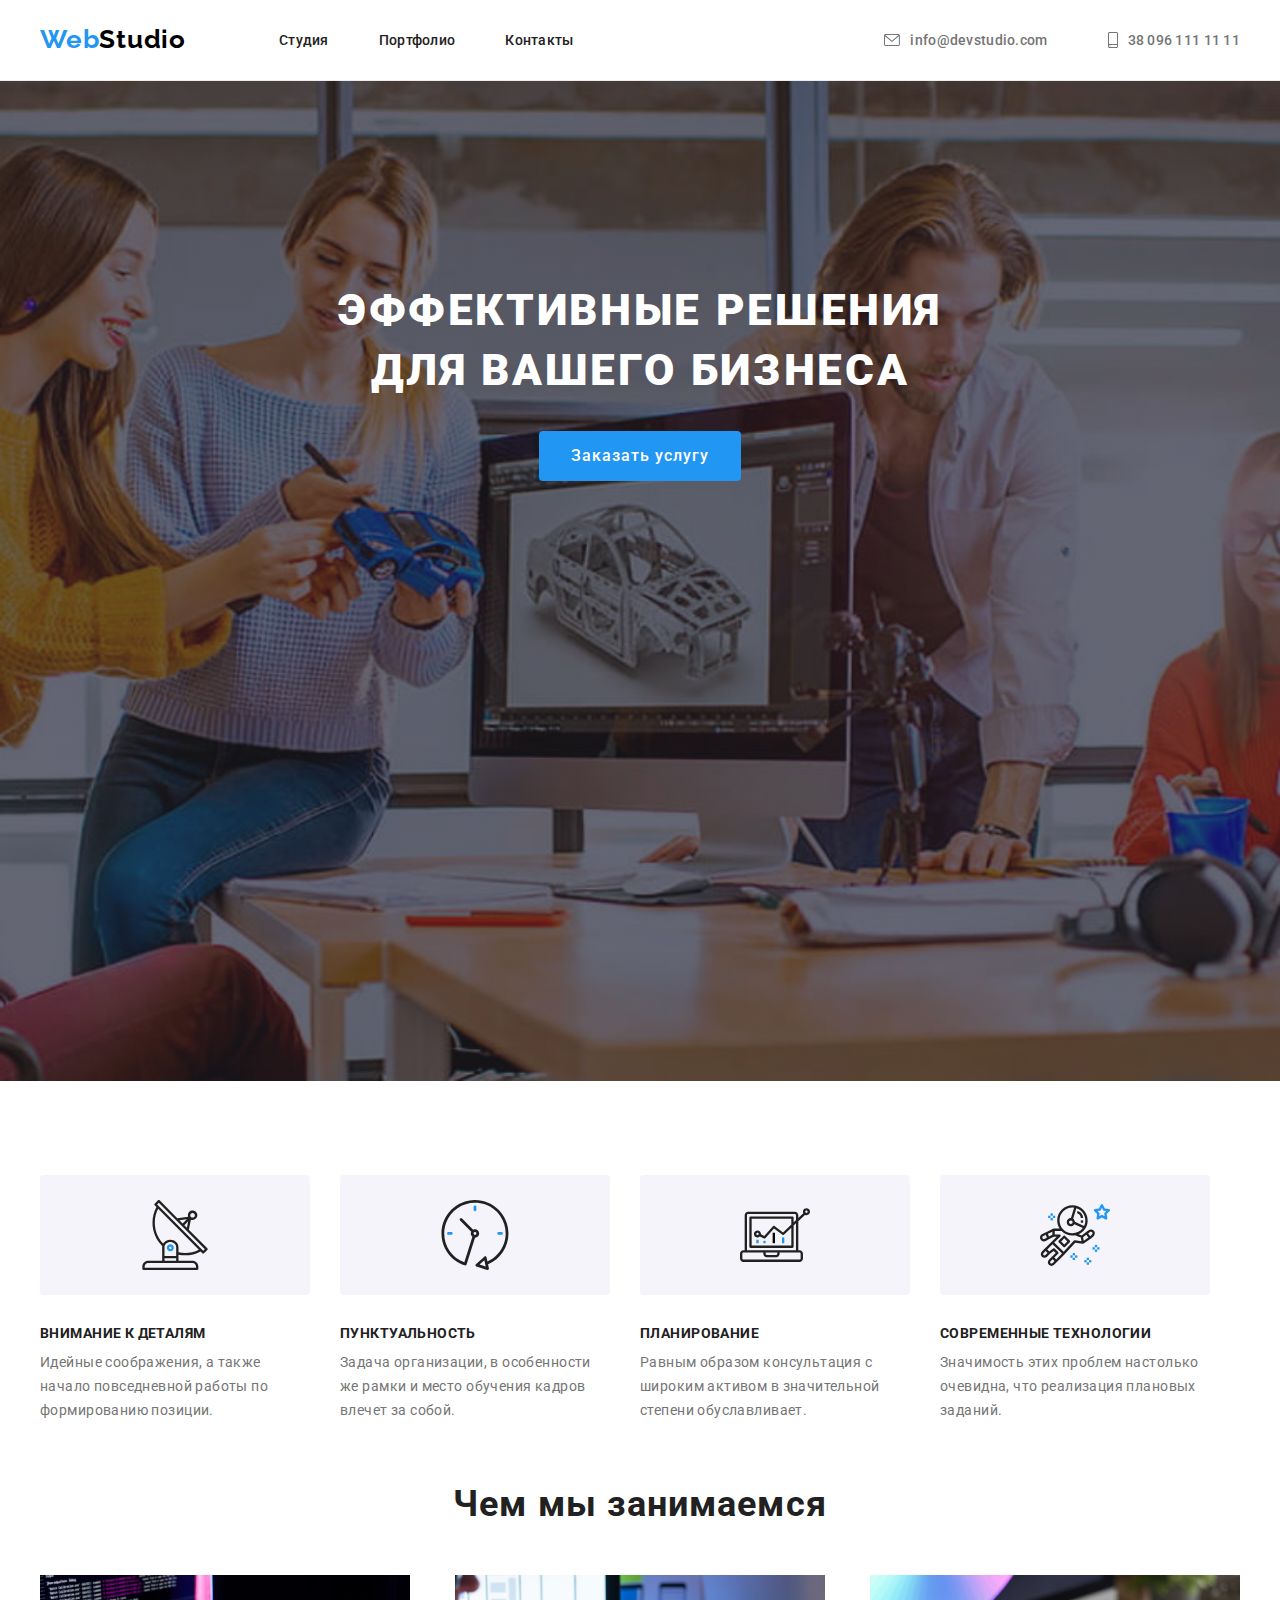
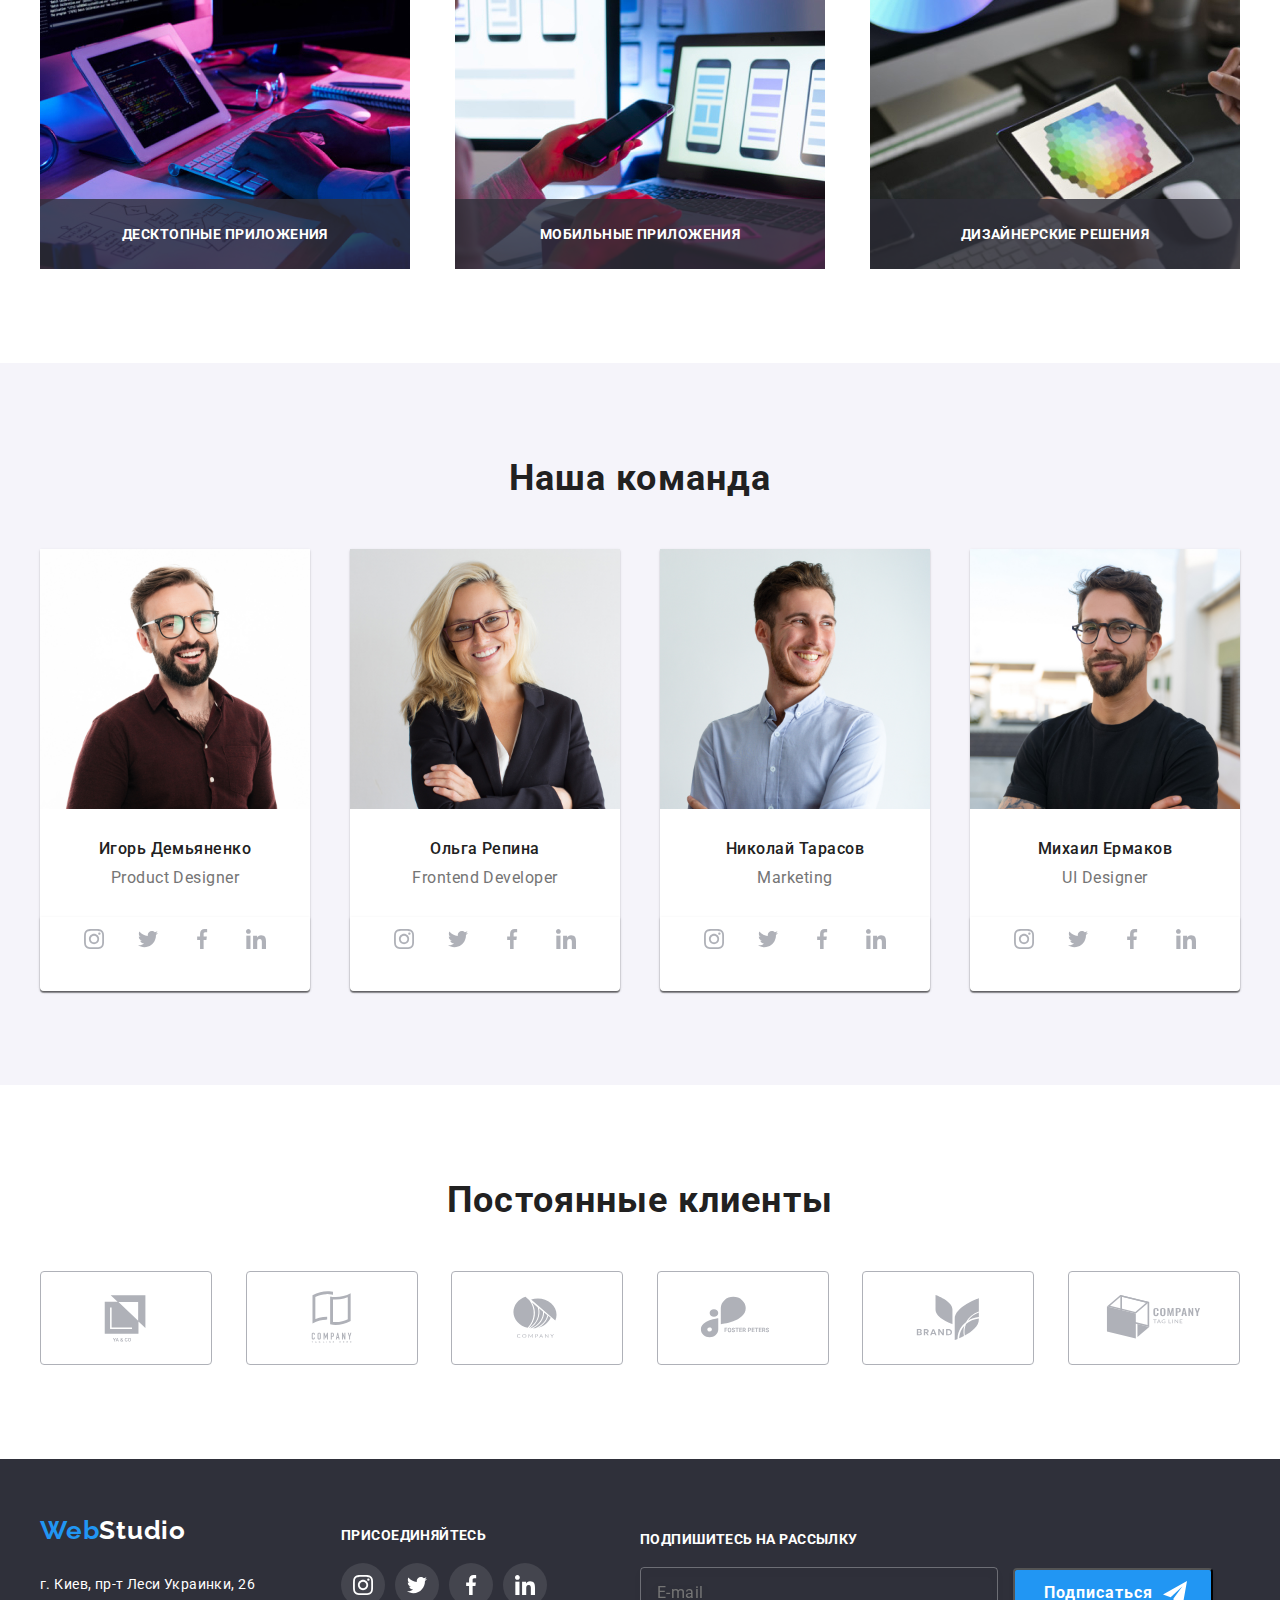
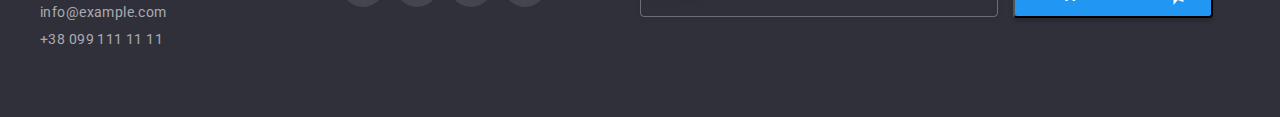
<file: index.html>
<!DOCTYPE html>
<html lang="ru">
<head>
    <meta charset="UTF-8">
    <meta http-equiv="X-UA-Compatible" content="IE=edge">
    <meta name="viewport" content="width=device-width, initial-scale=1.0">
    <title>Document</title>
    <link rel="preconnect" href="https://fonts.googleapis.com">
    <link rel="preconnect" href="https://fonts.gstatic.com" crossorigin>
    <link href="https://fonts.googleapis.com/css2?family=Raleway&family=Roboto:wght@400;500;600;700;900&display=swap"
        rel="stylesheet">
    <link rel="stylesheet" href="https://cdnjs.cloudflare.com/ajax/libs/modern-normalize/1.1.0/modern-normalize.min.css"
        integrity="sha512-wpPYUAdjBVSE4KJnH1VR1HeZfpl1ub8YT/NKx4PuQ5NmX2tKuGu6U/JRp5y+Y8XG2tV+wKQpNHVUX03MfMFn9Q=="
        crossorigin="anonymous" referrerpolicy="no-referrer" />
    <link rel="stylesheet" href="./css/styles.css">
</head>
<body>
<!-- Верхняя линия -->
    <header>
        <div class="container header-container">
        <nav class="nav">
        <a href="./index.html" class="logo-nav">
        Web<span class="logo-color">Studio</span>
        </a>
    <ul class="site-nav">
        <li class="header-item"><a href="./index.html" class="link current">Студия</a></li>
        <li class="header-item"><a href="./portfolio.html" class="link current">Портфолио</a></li>
        <li class="header-item"><a href="#" class="link current">Контакты</a></li>
    </ul>
        </nav>
    <ul class="contacts">
        <li class="contacts-link">
            <a href="mailto:info@devstudio.com" class="links1">
                <svg class="links-icon" width="16" height="12">
                    <use href="./img/symbol-defs.svg#icon-envelopehover"></use>
                </svg>
                info@devstudio.com</a></li>
        <li class="contacts-link">
            <a href="tel:380961111111" class="links1">
                <svg class="links-icon" width="10" height="16" >
                    <use href="./img/symbol-defs.svg#icon-smartphone"></use>
                </svg>
                38 096 111 11 11</a></li>
    </ul>
    </div>
    </header>
    <main>
<!-- Шапка -->
<section class="hero">
<div class="container">
<h1 class="hero-title">Эффективные решения для вашего бизнеса</h1>
<button type="button" class="hero-btnn" data-modal-open><span class="btnn-text">Заказать услугу</span></button>
</div>
</section>
<!--Особенности -->
<section class="section">
    <h2 hidden>Внимание к деталям</h2>
    <div class="container">
    <ul class="peculiarities">
        <li class="peculiarities-list">
            <div class="peculiarities-icon">
            <svg class="icon-antena" width="70" height="70">
                <use href="./img/symbol-defs.svg#icon-antenna-1"></use>
                
            </svg>
            </div>
            <h3 class="section-title">Внимание к деталям</h3>
            <p class="peculiarities-text">Идейные соображения, а также начало повседневной работы по формированию позиции.</p>
        </li>
        <li class="peculiarities-list">
            <div class="peculiarities-icon">
            <svg class="icon-antena" width="70" height="70">
                <use href="./img/symbol-defs.svg#icon-clock-1"></use>
            </svg>
            </div>
            <h3 class="section-title">Пунктуальность</h3>
            <p class="peculiarities-text">Задача организации, в особенности же рамки и место обучения кадров влечет за собой.</p>
        </li>
        <li class="peculiarities-list">
            <div class="peculiarities-icon">
            <svg class="icon-antena" width="70" height="70">
                <use href="./img/symbol-defs.svg#icon-diagram-1"></use>
            </svg>
            </div>
            <h3 class="section-title">Планирование</h3>
            <p class="peculiarities-text">Равным образом консультация с широким активом в значительной степени обуславливает.</p>
        </li>
        <li class="peculiarities-list">
            <div class="peculiarities-icon">
            <svg class="icon-antena" width="70" height="70">
                <use href="./img/symbol-defs.svg#icon-astronaut-1"></use>
            </svg>
            </div>
            <h3 class="section-title">Современные технологии</h3>
            <p class="peculiarities-text">Значимость этих проблем настолько очевидна, что реализация плановых заданий.</p>
        </li>
    </ul>
    </div>
</section>
<!--Чем мы занимаемся -->
<section class="section">
    <div class="container">
    <h2 class="section-box-title">Чем мы занимаемся</h2>
        <ul class="pictures">
        <li>
            <div class="pictures-thumb">
             <img src="./img/box1.jpg" alt="Foto1" width="370" height="294">
                <div class="pictures-text">
                    <span class="pictures-title">Десктопные приложения</span>
                </div>
            </div>
         </li>
        <li>
            <div class="pictures-thumb">
                <img src="./img/box2.jpg" alt="Foto2" width="370" height="294">
                    <div class="pictures-text">
                <span class="pictures-title">Мобильные приложения</span>
                    </div>
            </div>
        </li>
        <li>
            <div class="pictures-thumb">
                <img src="./img/box3.jpg" alt="Foto3" width="370" height="294">
                <div class="pictures-text"> 
                    <span class="pictures-title">Дизайнерские решения</span>
                 </div>           
            </div>
        </li>
    </ul>
    </div>
</section>
<!--Наша команда -->
<section class="section-item">
    <div class="container">
    <h2 class="section-box-title">Наша команда</h2>
        <ul class="item">
        <li  class="item-list">
            <img  class="card-img" src="./img/igor.jpg" alt="Igor" width="270" height="260" >
            <div class="card-info"> 
            <h3 class="card-name">Игорь Демьяненко</h3>
            <p class="card-text" lang="en">Product Designer</p>
            </div>
            <ul class="item-list social-list list">
                <li class="social-item">
                    <a href="" class="social-link">
                        <svg class="social-icon">
                            <use href="./img/symbol-defs.svg#icon-instagram-2"></use>
                        </svg>
                    </a>
                </li>
                <li class="social-item">
                    <a href="" class="social-link">
                    <svg class="social-icon">
                        <use href="./img/symbol-defs.svg#icon-twitter"></use>
                        </svg>
                        </a>
                </li>
                <li class="social-item">
                    <a href="" class="social-link">
                    <svg class="social-icon">
                        <use href="./img/symbol-defs.svg#icon-facebook-1"></use>
                    </svg>
                    </a>
                </li>
                <li class="social-item">
                    <a href="" class="social-link">
                        <svg class="social-icon">
                            <use href="./img/symbol-defs.svg#icon-linkedin-1"></use>
                        </svg>
                    </a>
                </li>
            </ul>
        </li>
        <li class="item-list">
            <img class="card-img" src="./img/olga.jpg" alt="Olga" width="270" height="260">
            <div class="card-info">
            <h3 class="card-name">Ольга Репина</h3>
            <p class="card-text" lang="en">Frontend Developer</p>
            </div>
            <ul class="item-list social-list list">
                <li class="social-item">
                    <a href="" class="social-link">
                        <svg class="social-icon">
                            <use href="./img/symbol-defs.svg#icon-instagram-2"></use>
                        </svg>
                    </a>
                </li>
                <li class="social-item">
                    <a href="" class="social-link">
                        <svg class="social-icon">
                            <use href="./img/symbol-defs.svg#icon-twitter"></use>
                        </svg>
                    </a>
                </li>
                <li class="social-item">
                    <a href="" class="social-link">
                        <svg class="social-icon">
                            <use href="./img/symbol-defs.svg#icon-facebook-1"></use>
                        </svg>
                    </a>
                </li>
                <li class="social-item">
                    <a href="" class="social-link">
                        <svg class="social-icon">
                            <use href="./img/symbol-defs.svg#icon-linkedin-1"></use>
                        </svg>
                    </a>
                </li>
            </ul>
        </li>
        <li class="item-list">
            <img class="card-img" src="./img/nikolay.jpg" alt="Nikolay" width="270" height="260">
            <div class="card-info">
            <h3 class="card-name">Николай Тарасов</h3>
            <p class="card-text" lang="en">Marketing</p>
            </div>
            <ul class="item-list social-list list">
                <li class="social-item">
                    <a href="" class="social-link">
                        <svg class="social-icon">
                            <use href="./img/symbol-defs.svg#icon-instagram-2"></use>
                        </svg>
                    </a>
                </li>
                <li class="social-item">
                    <a href="" class="social-link">
                        <svg class="social-icon">
                            <use href="./img/symbol-defs.svg#icon-twitter"></use>
                        </svg>
                    </a>
                </li>
                <li class="social-item">
                    <a href="" class="social-link">
                        <svg class="social-icon">
                            <use href="./img/symbol-defs.svg#icon-facebook-1"></use>
                        </svg>
                    </a>
                </li>
                <li class="social-item">
                    <a href="" class="social-link">
                        <svg class="social-icon">
                            <use href="./img/symbol-defs.svg#icon-linkedin-1"></use>
                        </svg>
                    </a>
                </li>
            </ul>
        </li>
        <li class="item-list">
            <img class="card-img" src="./img/mikhail.jpg" alt="Michail" width="270" height="260">
            <div class="card-info">
            <h3 class="card-name">Михаил Ермаков</h3>
            <p class="card-text" lang="en">UI Designer</p>
            </div>
            <ul class="item-list social-list list">
                <li class="social-item">
                    <a href="" class="social-link">
                        <svg class="social-icon">
                            <use href="./img/symbol-defs.svg#icon-instagram-2"></use>
                        </svg>
                    </a>
                </li>
                <li class="social-item">
                    <a href="" class="social-link">
                        <svg class="social-icon">
                            <use href="./img/symbol-defs.svg#icon-twitter"></use>
                        </svg>
                    </a>
                </li>
                <li class="social-item">
                    <a href="" class="social-link">
                        <svg class="social-icon">
                            <use href="./img/symbol-defs.svg#icon-facebook-1"></use>
                        </svg>
                    </a>
                </li>
                <li class="social-item">
                    <a href="" class="social-link">
                        <svg class="social-icon">
                            <use href="./img/symbol-defs.svg#icon-linkedin-1"></use>
                        </svg>
                    </a>
                </li>
            </ul>
        </li>
    </ul>
    </div>
</section>
<!-- Постоянные Клиенты -->
<section class="clients">
    <div class="container">
        <h2 class="section-box-title">Постоянные клиенты</h2>
        <ul class="clients-box">
            <li class="clients-list">
                <div class="clients-icon">
            <svg width="106px" height="60px">
                <use href="./img/symbol-defs.svg#icon-Logo1"></use>
            </svg>
            </div>
            </li>
            <li class="clients-list">
                <div class="clients-icon">
        <svg width="106px" height="60px">
            <use href="./img/symbol-defs.svg#icon-Logo2"></use>
        </svg >
        </div>
            </li>
            <li class="clients-list">
                <div class="clients-icon">
                <svg width="106px" height="60px">
                    <use href="./img/symbol-defs.svg#icon-Logo3"></use>
                </svg>
                </div>
            </li>
            <li class="clients-list">
                <div class="clients-icon">
                <svg width="106px" height="60px">
                    <use href="./img/symbol-defs.svg#icon-Logo4"></use>
                </svg>
                </div>
            </li>
            <li class="clients-list">
                <div class="clients-icon">
                <svg width="106px" height="60px">
                    <use href="./img/symbol-defs.svg#icon-Logo5"></use>
                </svg>
                </div>
            </li>
            <li class="clients-list">
                <div class="clients-icon">
                <svg width="106px" height="60px">
                    <use href="./img/symbol-defs.svg#icon-Logo6"></use>
                </svg>
                </div>
            </li>
        </ul>

    </div>

</section>
</main>
<!--Подвал -->
<footer class="footer">
    <div class="wrap-footer">
        <div class="container wrap-footer-container">
            <div class="footer-left-box">
                <a href="./index.html" class="logo">
                    Web<span class="logo-color-white">Studio</span>
                </a>
                <address>
                    <ul class="footer-text">
                        <li class="footer-list">
                            <a class="color-maps" href="https://goo.gl/maps/3YUpATW3BzN7FQ4z7" target="_blank"
                                rel="noreferrer noopener">г. Киев, пр-т Леси Украинки, 26</a>
                        </li>
                        <li class="footer-list">
                            <a class="color-contacts" href="mailto:=info@example.com">info@example.com</a>
                        </li>
                        <li class="footer-list">
                            <a class="color-contacts" href="tel:+380991111111">+38 099 111 11 11</a>
                        </li>
                    </ul>
                </address>
            </div>
            <section class="social-section">
                <div class="social-container">
                    <h2 class="footer-social-title">присоединяйтесь </h2>
                    <ul class="footer-social-box">
                        <li>
                            <a href="" class="footer-social-link">
                                <svg width="20" height="20">
                                    <use href="./img/symbol-defs.svg#icon-instagram-2"></use>
                                </svg>
                            </a>
                        </li>
                        <li>
                            <a href="" class="footer-social-link">
                                <svg width="20" height="20">
                                    <use href="./img/symbol-defs.svg#icon-twitter"></use>
                                </svg>
                            </a>
                        </li>
                        <li>
                            <a href="" class="footer-social-link">
                                <svg width="20" height="20">
                                    <use href="./img/symbol-defs.svg#icon-facebook-1"></use>
                                </svg>
                            </a>
                        </li>
                        <li>
                            <a href="" class="footer-social-link">
                                <svg width="20" height="20">
                                    <use href="./img/symbol-defs.svg#icon-linkedin-1"></use>
                                </svg>
                            </a>
                        </li>
                    </ul>
                    </div>
                    </section>
                    <div class="footer-form">
                        <h2 class="footer-social-title">Подпишитесь на рассылку</h2>
                        <form action="#" class="form-email">
                            <input type="email" 
                            name="email" 
                            class="form-input" 
                            placeholder="E-mail">
                            <button type="submit" class="footer-btn"><span class="btn-footer-text">Подписаться</span></button>
                        </form>
                    </div>
                    </div>
                    </div>
</footer>
<div class="backdrop is-hidden" data-modal>
    <div class="modal">
        <button type="button" class="btn-close" data-modal-close>
            <svg class="btn-svg" width="30" height="30">
                <use href="./img/symboldefs2.svg#icon-close"></use>
            </svg>
        </button>
        <form action="#" class="form-modal">
            <p class="modal-title">Оставьте свои данные, мы вам перезвоним</p>
            <div class="form-username">
                <label for="username" class="input-label">Имя</label>
                <span class="input-wrapper">
                <input type="text"
                name="username"
                id="username" 
                class="modal-input">
                <svg class="input-icon" width="18" height="18">
                    <use href="./img/symboldefs2.svg#icon-username"></use>
                </svg>
                </span>
            </div>
            <div class="form-username">
                <label for="user-tel" class="input-label">Телефон</label>
                <span class="input-wrapper">
                    <input type="tel"
                    name="user-tel" 
                    id="user-tel" 
                    class="modal-input">
                    <svg class="input-icon" width="18" height="18">
                        <use href="./img/symboldefs2.svg#icon-phone"></use>
                    </svg>
                </span>
            </div>
            <div class="form-username">
                <label for="user-email" class="input-label">Почта</label>
                <span class="input-wrapper">
                    <input type="email" 
                    name="user-email"
                    id="user-email" 
                    class="modal-input">
                    <svg class="input-icon" width="18" height="18">
                        <use href="./img/symboldefs2.svg#icon-email"></use>
                    </svg>
                </span>
            </div>
            <div class="form-username">
                <label for="user-comment" class="input-label">Комментарий</label>
                <textarea name="user-comment" 
                id="user-comment"
                class="modal-user-comment" 
                placeholder="Введите текст"></textarea>
            </div>
            <input type="checkbox" 
                    id="modal-checkbox" 
                    class="modal-checkbox visually-hidden">
            <label for="modal-checkbox" class="check-text">
                <span>
                    <svg class="check-icon" width="16" height="15">
                        <use href="./img/symboldefs2.svg#icon-check"></use>
                    </svg>
                </span>
                Соглашаюсь с рассылкой и принимаю&#160;
                <a href="#" class="check-text-line">Условия договора</a> 
            </label>
            <button type="submit" class="modal-btn">
                <span class="modal-btn-text">Отправить</span>
            </button>
        </form>
    </div>
</div>
<script src="./js/modal.js"></script>
</body>
</html>
</file>
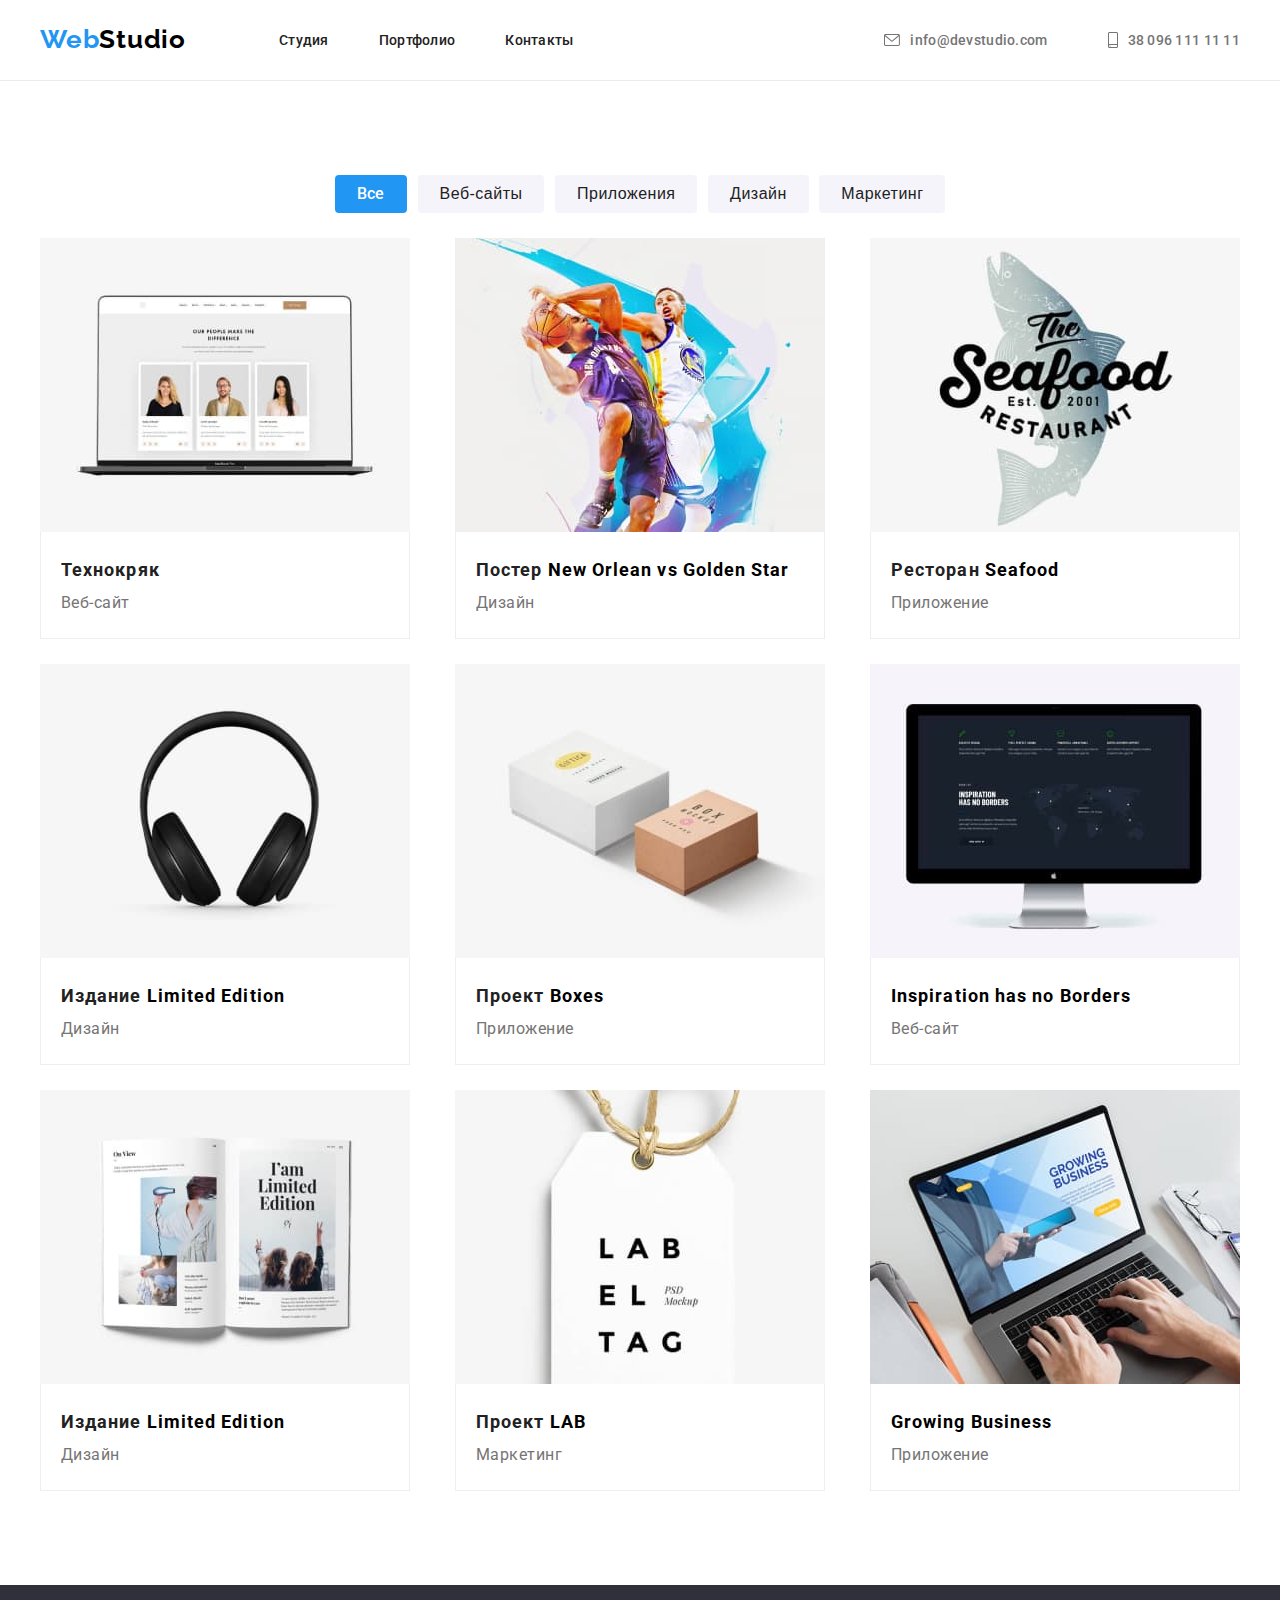
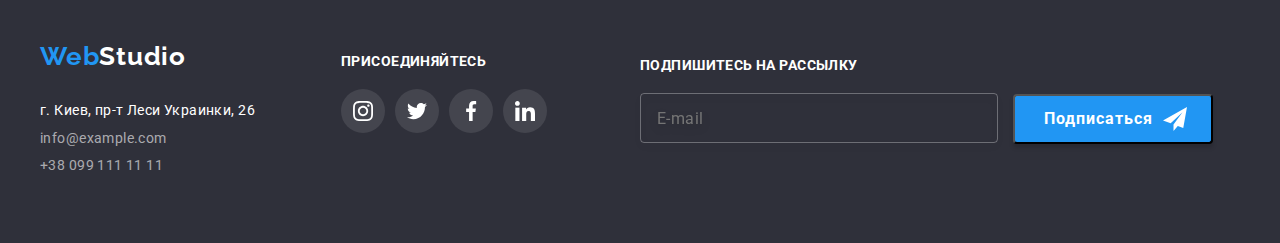
<file: portfolio.html>
<!DOCTYPE html>
<html lang="ru">
<head>
    <meta charset="UTF-8">
    <meta http-equiv="X-UA-Compatible" content="IE=edge">
    <meta name="viewport" content="width=device-width, initial-scale=1.0">
    <title>Document</title>
    <link rel="preconnect" href="https://fonts.googleapis.com">
    <link rel="preconnect" href="https://fonts.gstatic.com" crossorigin>
    <link href="https://fonts.googleapis.com/css2?family=Raleway:wght@400;700&&family=Roboto:wght@400;500;600;700;900&display=swap"
        rel="stylesheet">
        <link rel="stylesheet" href="https://cdnjs.cloudflare.com/ajax/libs/modern-normalize/1.1.0/modern-normalize.min.css"
            integrity="sha512-wpPYUAdjBVSE4KJnH1VR1HeZfpl1ub8YT/NKx4PuQ5NmX2tKuGu6U/JRp5y+Y8XG2tV+wKQpNHVUX03MfMFn9Q=="
            crossorigin="anonymous" referrerpolicy="no-referrer" />
    
    <link rel="stylesheet" href="./css/styles.css">
</head>
<body>
    <!-- Верхняя линия -->
    <header>
        <div class="container header-container">
            <nav class="nav">
                <a href="./index.html" class="logo-nav">Web<span class="logo-color">Studio</span>
                </a>
                <ul class="site-nav">
                    <li class="header-item"><a href="./index.html" class="link current">Студия</a></li>
                    <li class="header-item"><a href="./portfolio.html" class="link current">Портфолио</a></li>
                    <li><a href="#" class="link current">Контакты</a></li>
                </ul>
            </nav>
            <div class="header-contacts">
            <ul class="contacts">
                <li class="contacts-link"><a href="mailto:info@devstudio.com" class="links1">
                    <svg class="links-icon" width="16" height="12">
                        <use href="./img/symbol-defs.svg#icon-envelopehover"></use>
                    </svg>
                    info@devstudio.com</a></li>
                <li class="contacts-link"><a href="tel:380961111111" class="links1">
                    <svg class="links-icon" width="10" height="16">
                        <use href="./img/symbol-defs.svg#icon-smartphone"></use>
                    </svg>
                    38 096 111 11 11</a></li>
            </ul>
            </div>
        </div>
    </header>
    <main>
        <!-- Кнопки -->
        <section>
            <h1 hidden>наши работы</h1>
            <div class="container">
            <ul class="filters">
    <li><button type="button" class="hero-btn">Все</button></li>
    <li><button type="button" class="btn-web">Веб-сайты</button></li>
    <li><button type="button" class="btn-web">Приложения</button></li>
    <li><button type="button" class="btn-web">Дизайн</button></li>
    <li><button type="button" class="btn-web">Маркетинг</button></li>
</ul>
</div>
</section>
<!-- Галерея -->
<section>
<div class="container">
    <h2 hidden>Галерея</h2>
<ul class="gallery">
    <div class="icon">
            <div class="overlay">
                <img src="./img/foto1.jpg" alt="foto1" width="370" height="294">
                        <p class="overlay-text">
                            Технокряк это современная площадка распространения коронавируса. Компании используют эту платформу для цифрового
                                шпионажа и атак на защищённые сервера конкурентов.
                        </p>
            </div>
                <div class="icon-info">
            <h3 class="icon-name">Технокряк</h3>
            <p class="icon-text">Веб-сайт</p>
                </div>
    </div>
    </li>
    <li class="icon">
            <div class="overlay">
        <img src="./img/foto2.jpg" alt="foto2" width="370" height="294">
                        <p class="overlay-text">
                            Технокряк это современная площадка распространения коронавируса. Компании используют эту платформу для цифрового
                                 шпионажа и атак на защищённые сервера конкурентов.
                        </p>
            </div>
                <div class="icon-info">
            <h3 class="icon-name"> Постер <span lang="en"> New Orlean vs Golden Star </span></h3>
            <p class="icon-text">Дизайн</p>
                </div>
    </li>
    <li class="icon">
        <div class="overlay">
        <img src="./img/foto3.jpg" alt="foto3" width="370" height="294">
        <p class="overlay-text">
            Технокряк это современная площадка распространения коронавируса. Компании используют эту платформу для цифрового
            шпионажа и атак на защищённые сервера конкурентов.
        </p>
        </div>
        <div class="icon-info">
            <h3 class="icon-name"> Ресторан <span lang="en"> Seafood</span></h3>
            <p class="icon-text">Приложение</p>
        </div>
    </li>
    <li class="icon">
        <div class="overlay">
        <img src="./img/foto4.jpg" alt="foto4" width="370" height="294">
        <p class="overlay-text">
            Технокряк это современная площадка распространения коронавируса. Компании используют эту платформу для цифрового
            шпионажа и атак на защищённые сервера конкурентов.
        </p>
        </div>
        <div class="icon-info">
            <h3 class="icon-name"> Издание <span lang="en"> Limited Edition </span></h3>
            <p class="icon-text">Дизайн</p>
        </div>
    </li>
    <li class="icon">
        <div class="overlay">
        <img src="./img/foto5.jpg" alt="foto5" width="370" height="294">
        <p class="overlay-text">
            Технокряк это современная площадка распространения коронавируса. Компании используют эту платформу для цифрового
            шпионажа и атак на защищённые сервера конкурентов.
        </p>
        </div>
        <div class="icon-info">
            <h3 class="icon-name"> Проект <span lang="en"> Boxes </span></h3>
            <p class="icon-text">Приложение</p>
        </div>
    </li>
    <li class="icon">
        <div class="overlay">
        <img src="./img/foto6.jpg" alt="foto6" width="370" height="294">
        <p class="overlay-text">
            Технокряк это современная площадка распространения коронавируса. Компании используют эту платформу для цифрового
            шпионажа и атак на защищённые сервера конкурентов.
        </p>
        </div>
        <div class="icon-info">
            <h3 class="icon-name"><span lang="en">Inspiration has no Borders</span></h3>
            <p class="icon-text">Веб-сайт</p>
        </div>
    </li>
    <li class="icon">
        <div class="overlay">
        <img src="./img/foto7.jpg" alt="foto7" width="370" height="294">
        <p class="overlay-text">
            Технокряк это современная площадка распространения коронавируса. Компании используют эту платформу для цифрового
            шпионажа и атак на защищённые сервера конкурентов.
        </p>
        </div>
        <div class="icon-info">
            <h3 class="icon-name"> Издание <span lang="en"> Limited Edition </span></h3>
            <p class="icon-text">Дизайн</p>
        </div>
    </li>
    <li class="icon">
        <div class="overlay">
        <img src="./img/foto8.jpg" alt="foto8" width="370" height="294">
        <p class="overlay-text">
            Технокряк это современная площадка распространения коронавируса. Компании используют эту платформу для цифрового
            шпионажа и атак на защищённые сервера конкурентов.
        </p>
        </div>
        <div class="icon-info">
            <h3 class="icon-name"> Проект  <span lang="en"> LAB </span></h3>
            <p class="icon-text">Маркетинг</p>
        </div>
    </li>
    <li class="icon">
        <div class="overlay">
        <img src="./img/foto9.jpg" alt="foto9" width="370" height="294">
        <p class="overlay-text">
            Технокряк это современная площадка распространения коронавируса. Компании используют эту платформу для цифрового
            шпионажа и атак на защищённые сервера конкурентов.
        </p>
        </div>
        <div class="icon-info">
            <h3 class="icon-name"><span lang="en"> Growing Business </span></h3>
            <p class="icon-text">Приложение</p>
        </div>
    </li>
    </ul>
</div>
</section>
</main>
<!--Подвал -->
<footer class="footer">
    <div class="wrap-footer">
    <div class="container wrap-footer-container">
        <div class="footer-left-box">
        <a href="./index.html" class="logo">
            Web<span class="logo-color-white">Studio</span>
        </a>
        <address>
            <ul class="footer-text">
                <li class="footer-list">
                    <a class="color-maps" href="https://goo.gl/maps/3YUpATW3BzN7FQ4z7" target="_blank"
                        rel="noreferrer noopener">г. Киев, пр-т Леси Украинки, 26</a>
                </li>
                <li class="footer-list">
                    <a class="color-contacts" href="mailto:=info@example.com">info@example.com</a>
                </li>
                <li class="footer-list">
                    <a class="color-contacts" href="tel:+380991111111">+38 099 111 11 11</a>
                </li>
            </ul>
            </address>
            </div>
            <section class="social-section">
                <div class="social-container">
                <h2 class="footer-social-title">присоединяйтесь </h2>
                <ul class="footer-social-box">
                        <li>
                        <a href="" class="footer-social-link">
                            <svg width="20" height="20">
                                <use href="./img/symbol-defs.svg#icon-instagram-2"></use>
                            </svg>
                        </a>
                    </li>
                    <li>
                        <a href="" class="footer-social-link">
                            <svg width="20" height="20">
                                <use href="./img/symbol-defs.svg#icon-twitter"></use>
                            </svg>
                        </a>
                    </li>
                    <li>
                        <a href="" class="footer-social-link">
                            <svg width="20" height="20">
                                <use href="./img/symbol-defs.svg#icon-facebook-1"></use>
                            </svg>
                        </a>
                    </li>
                    <li>
                        <a href="" class="footer-social-link">
                            <svg width="20" height="20">
                                <use href="./img/symbol-defs.svg#icon-linkedin-1"></use>
                            </svg>
                        </a>
                    </li>
            </ul>
            </section>
            
        <div class="footer-form">
            <h2 class="footer-social-title">Подпишитесь на рассылку</h2>
            <form action="#" class="form-email">
                <input type="email" name="email" class="form-input" placeholder="E-mail">
                <button type="submit" class="footer-btn"><span class="btn-footer-text">Подписаться</span></button>
            </form>
            </div>
        </div>
    </div>
</footer>


</body>
</html>
</file>
<file: css/styles.css>
:root {
    --primary-title-color: #212121;
    --secondary-title-color: #757575;
    --active-color: #2196f3;
    --background-btn-color: #f5f4fa;
    --btn-color: #ffffff;
}

body,
main {
    margin: auto;
    background-color: var(--btn-color);
    color: var(--secondary-title-color);
    font-family: 'Roboto', sans-serif;
    font-style: normal;
    font-size: 14px;
    display: block;
}

.logo {
    font-family: 'Raleway', sans-serif;
    display: flex;
    align-items: center;
    margin-bottom: 25px;
    margin-right: 93px;
    font-style: normal;
    font-weight: 700;
    font-size: 26px;
    line-height: 1.2;
    letter-spacing: 0.03em;
    color: var(--active-color);
}

.logo-nav {
    font-family: 'Raleway', sans-serif;
    display: flex;
    align-items: center;
    margin-top: 24px;
    margin-bottom: 25px;
    margin-right: 93px;
    font-style: normal;
    font-weight: 700;
    font-size: 26px;
    line-height: 1.2;
    letter-spacing: 0.03em;
    color: var(--active-color);
}
.logo-color-white {
    color: var(--btn-color);
}

header {
    border-bottom: 1px solid #ececec;
}

.section {
    padding-bottom: 94px;
}

.gallery-icon {
    width: 1200px;
    margin: 0 auto;
    padding: 0 15px;
    box-sizing: border-box;
}

.container {
    width: 1200px;
    margin: 0 auto;
    box-sizing: border-box;
}
.visually-hidden {
    position: absolute;
    width: 1px;
    height: 1px;
    margin: -1px;
    padding: 0;
    overflow: hidden;
    border: 0;
    clip: rect(0 0 0 0);
}
header .container {
    margin-left: auto;
    display: flex;
    justify-content: space-between;
}

ul {
    list-style: none;
    margin: 0;
    padding-left: 0;
}
li {
    display: block;
}
span {
    color: #000000;
}

img {
    display: block;
}

a {
    text-decoration: none;
}

h1,
h2,
h3,
h4,
h5,
h6 {
    margin: 0;
    padding: 0;
}

p {
    margin: 0;
    padding: 0;
}

.nav,
.contacts,
.site-nav,
.filters {
    display: flex;
}
/* ---------ВЕРХНЯЯ ЛИНИЯ---------- */
.contacts-link {
    color: var(--secondary-title-color);
}
.link {
    position: relative;
    display: flex;
    font-weight: 500;
    font-size: 14px;
    line-height: 16px;
    letter-spacing: 0.02em;
    padding: 32px 0;
    color: var(--primary-title-color);
    transition-property: color;
    transition-duration: 250ms;
    transition-timing-function: cubic-bezier(0.4, 0, 0.2, 1);
}

.links1 {
    display: flex;
    align-items: center;
    font-weight: 500;
    font-size: 14px;
    line-height: 16px;
    letter-spacing: 0.02em;
    padding: 32px 0;
    color: var(--secondary-title-color);
    fill: currentColor;
    transition-property: var(--btn-color);
    transition-duration: 250ms;
    transition-timing-function: cubic-bezier(0.4, 0, 0.2, 1);
}
.links-icon {
    margin: 0 10px;
}

.links1:hover,
.links1:focus {
    color: var(--active-color);
}

.filters {
    width: 611px;
    padding-top: 94px;
    justify-content: space-between;
    align-items: center;
    margin: auto;
}
.contacts-link:not(:last-child) {
    display: flex;
    align-items: center;
    margin-right: 50px;
    color: var(--secondary-title-color);
}
.site-nav {
    margin-right: 50px;
}

.header-contacts {
    display: flex;
}
.header-item:not(:last-child) {
    margin-right: 50px;
}
.site-nav .link:hover,
.site-nav .link:focus {
    color: var(--active-color);
}

.link:not(:last-child) {
    color: var(--secondary-title-color);
}
.contacts .link:hover,
.contacts .link:focus {
    color: var(--active-color);
}
.current::after {
    content: '';
    position: absolute;
    width: 100%;
    height: 4px;
    border-radius: 2px;
    background: #2196f3;
    display: block;
    bottom: -1px;
    opacity: 0;
    transform: scaleX(0);
    transition: transform 250ms cubic-bezier(0.4, 0, 0.2, 1);
}

.current:hover::after,
.current:focus::after {
    opacity: 1;
    transform: scaleX(1);
}
/* ------------ШАПКА------------ */
.hero {
    max-width: 1600px;
    height: 600px;
    background-image: linear-gradient(
            to right,
            rgba(47, 48, 58, 0.4),
            rgba(47, 48, 58, 0.4)
        ),
        url(../img/hero.jpg);
    background-size: cover;
    background-repeat: no-repeat;
    background-position: center;
    padding: 200px 0;
    text-align: center;
    margin-right: auto;
    margin-left: auto;
    margin-bottom: 94px;
}

.hero-title {
    font-weight: 900;
    font-size: 44px;
    line-height: 1.36;
    text-align: center;
    letter-spacing: 0.06em;
    text-transform: uppercase;
    color: var(--btn-color);
    margin: 0 auto;
    margin-bottom: 30px;
    max-width: 696px;
    display: block;
}

.hero-btnn {
    font-family: inherit;
    font-weight: 500;
    background-color: var(--active-color);
    border-radius: 4px;
    cursor: pointer;
    border: none;
    padding: 10px 32px;
    text-align: center;
    transition-property: var(--background-btn-color);
    transition-duration: 250ms;
    transition-timing-function: cubic-bezier(0.4, 0, 0.2, 1);
}
.hero-btnn:hover,
.hero-btnn:focus {
    background-color: #188ce8;
}
.btnn-text {
    font-size: 16px;
    line-height: 1.87;
    letter-spacing: 0.06em;
    color: var(--btn-color);
}
.hero-btn {
    font-family: inherit;
    font-weight: 500;
    background-color: var(--active-color);
    color: var(--btn-color);
    font-size: 16px;
    line-height: 1.62;
    border-radius: 4px;
    letter-spacing: 0.03em;
    cursor: pointer;
    border: none;
    padding: 6px 22px;
    transition-property: box-shadow;
    transition-duration: 250ms;
    transition-timing-function: cubic-bezier(0.4, 0, 0.2, 1);
}
.hero-btn:hover,
.hero-btn:focus {
    box-shadow: 0px 3px 1px rgba(0, 0, 0, 0.1), 0px 1px 2px rgba(0, 0, 0, 0.08),
        0px 2px 2px rgba(0, 0, 0, 0.12);
}

.btn-web {
    font-weight: 500;
    background-color: var(--background-btn-color);
    color: var(--primary-title-color);
    border-radius: 4px;
    font-size: 16px;
    line-height: 1.62;
    letter-spacing: 0.03em;
    cursor: pointer;
    border: none;
    padding: 6px 22px;
    transition-property: var(--background-btn-color);
    transition-duration: 250ms;
    transition-timing-function: cubic-bezier(0.4, 0, 0.2, 1);
}

/* ---------КНОПКИ------------ */
.btn-web:hover,
.btn-web:focus {
    box-shadow: 0px 3px 1px rgba(0, 0, 0, 0.1), 0px 1px 2px rgba(0, 0, 0, 0.08),
        0px 2px 2px rgba(0, 0, 0, 0.12);
    background-color: #2196f3;
    color: var(--btn-color);
}
/* ---------ОСОБЕННОСТИ---------- */
.peculiarities {
    display: flex;
    justify-content: space-between;
    margin: 0;
    padding: 0;
}

.peculiarities-list {
    width: 270px;
    height: 120px;
    background: #f5f4fa;
    border-radius: 4px;
    margin-right: 30px;
}
.peculiarities-icon {
    display: flex;
    justify-content: center;
    align-items: center;
    padding: 25px 0;
}
.icon-antena {
    align-items: center;
}

.section-title {
    font-family: inherit;
    font-weight: 700;
    font-size: 14px;
    line-height: 16px;
    color: var(--primary-title-color);
    letter-spacing: 0.03em;
    text-transform: uppercase;
    margin-top: 30px;
    margin-bottom: 10px;
    width: 270px;
}

.peculiarities-text {
    font-size: 14px;
    line-height: 1.71;
    letter-spacing: 0.03em;
    color: var(--secondary-title-color);
    width: 270px;
}

/* ---------ЧЕМ МЫ ЗАНИМАЕМСЯ------- */

.section-box-title {
    font-family: inherit;
    font-weight: 700;
    font-size: 36px;
    line-height: 42px;
    text-align: center;
    letter-spacing: 0.03em;
    color: var(--primary-title-color);
    padding-top: 94px;
    margin-bottom: 50px;
}
.pictures-thumb {
    position: relative;
}
.pictures-text {
    position: absolute;
    width: 100%;
    background-color: rgba(47, 48, 58, 0.8);
    height: 70px;
    bottom: 0;
    display: flex;
    justify-content: center;
    align-items: center;
}
.pictures-title {
    font-family: Roboto;
    font-style: normal;
    font-weight: bold;
    font-size: 14px;
    line-height: 16px;
    text-align: center;
    letter-spacing: 0.03em;
    text-transform: uppercase;
    color: #ffffff;
}
.pictures {
    display: flex;
    justify-content: space-between;
}
/* ---------НАША КОМАНДА--------- */
.section-item {
    background-color: #f5f4fa;
}

.item {
    display: flex;
    justify-content: space-between;
    padding-bottom: 94px;
}
.item-list {
    background-color: #ffffff;
    box-shadow: 0px 1px 3px rgba(0, 0, 0, 0.12), 0px 1px 1px rgba(0, 0, 0, 0.14),
        0px 2px 1px rgba(0, 0, 0, 0.2);
    border-radius: 0px 0px 4px 4px;
}
.card-name {
    font-family: inherit;
    font-weight: 500;
    font-size: 16px;
    line-height: 19px;
    text-align: center;
    letter-spacing: 0.03em;
    color: var(--primary-title-color);
    padding-bottom: 10px;
}
.card-text {
    font-family: inherit;
    font-weight: normal;
    font-size: 16px;
    line-height: 19px;
    text-align: center;
    letter-spacing: 0.03em;
    color: var(--secondary-title-color);
    margin-bottom: 30px;
}
.card-info {
    padding-top: 30px;
}
.social-list {
    display: flex;
    justify-content: center;
}
.social-item {
    width: 44px;
    height: 44px;
}
.social-item:hover {
    fill: white;
}
.social-item + .social-item {
    margin-left: 10px;
    margin-bottom: 30px;
}
.social-link {
    width: 44px;
    height: 44px;
    display: flex;
    align-items: center;
    justify-content: center;
    border-radius: 50%;
    color: white;
    transition-property: background-color, color;
    transition-duration: 250ms;
    transition-timing-function: cubic-bezier(0.4, 0, 0.2, 1);
}
.social-icon {
    padding: 12px;
    color: #afb1b8;
    fill: currentColor;
    transition-property: fill;
    transition-duration: 250ms;
    transition-timing-function: cubic-bezier(0.4, 0, 0.2, 1);
}
.social-icon:hover,
.social-icon:focus {
    fill: #fff;
}
.social-link:hover,
.social-link:focus {
    color: white;
    background-color: var(--active-color);
}
/* ---------------ГАЛЕРЕЯ---------- */
.gallery {
    display: flex;
    flex-wrap: wrap;
    justify-content: space-between;
    padding-bottom: 94px;
}
.icon {
    position: relative;
    flex-basis: calc (100% / 3 - 30px);
    margin-top: 25px;
    border-top: none;
    cursor: pointer;
    transition-property: box-shadow;
    transition-duration: 250ms;
    transition-timing-function: cubic-bezier(0.4, 0, 0.2, 1);
}
.icon:hover {
    box-shadow: 0px 1px 1px rgba(0, 0, 0, 0.12), 0px 4px 4px rgba(0, 0, 0, 0.06),
        1px 4px 6px rgba(0, 0, 0, 0.16);
}
.icon:nth-child(3n) {
    margin-right: 0px;
}
.icon-info {
    left: 261px;
    top: 576px;
    padding-top: 20px;
    padding-left: 20px;
    padding-bottom: 20px;
    border-bottom: 1px solid #eeeeee;
    border-left: 1px solid #eeeeee;
    border-right: 1px solid #eeeeee;
}
.icon:hover .overlay-text {
    transform: translateY(0);
}
.overlay {
    position: relative;
    overflow: hidden;
}

.overlay-text {
    position: absolute;
    background-color: rgba(33, 150, 243, 0.9);
    top: 0;
    left: 0;
    width: 100%;
    height: 100%;
    padding-left: 24px;
    padding-top: 63px;
    padding-right: 24px;
    font-family: Roboto;
    font-style: normal;
    font-weight: normal;
    font-size: 18px;
    line-height: 1.56;
    letter-spacing: 0.03em;
    color: #ffffff;
    transform: translateY(100%);
    transition: transform 250ms cubic-bezier(0.4, 0, 0.2, 1);
}

.icon-name {
    font-family: inherit;
    font-weight: 700;
    font-size: 18px;
    line-height: 36px;
    letter-spacing: 0.06em;
    color: var(--primary-title-color);
}
.icon-text {
    font-family: inherit;
    font-weight: normal;
    font-size: 16px;
    line-height: 30px;
    letter-spacing: 0.03em;
    color: var(--secondary-title-color);
}
/*-----ПОСТОЯННЫЕ КЛИЕНТЫ-----  */

.clients-box {
    display: flex;
    justify-content: space-between;
    margin: 0;
    padding: 0;
    padding-bottom: 94px;
    border-radius: 10px #000;
}
.clients-icon:hover,
.clients-icon:focus {
    fill: var(--active-color);
}
.clients-list {
    margin: 0;
    padding: 0;
    width: 170px;
    height: 92px;
    border-radius: 4px;
    border: 1px solid #afb1b8;
    cursor: pointer;
    transition-property: border;
    transition-duration: 250ms;
    transition-timing-function: cubic-bezier(0.4, 0, 0.2, 1);
}
.clients-list:hover,
.clients-list:focus {
    border: 1px solid #2196f3;
}
.clients-icon {
    display: flex;
    justify-content: center;
    padding: 16px 32px;
    fill: #afb1b8;
    transition-property: fill;
    transition-duration: 250ms;
    transition-timing-function: cubic-bezier(0.4, 0, 0.2, 1);
}
/*-----------ПОДВАЛ----------- */
footer .container {
    background-color: #2f303a;
}
.footer-left-box {
    display: inline-block;
    margin-top: 56px;
    margin-bottom: 64px;
    letter-spacing: 0.03em;
    width: 231px;
}
.footer-text {
    width: 231px;
}
.footer-list {
    font-size: 14px;
    line-height: 1.95;
    letter-spacing: 0.03em;
}
.color-contacts {
    font-family: inherit;
    font-weight: normal;
    font-size: 14px;
    line-height: 24px;
    letter-spacing: 0.03em;
    color: rgb(255, 255, 255, 0.6);
    transition-property: color;
    transition-duration: 250ms;
    transition-timing-function: cubic-bezier(0.4, 0, 0.2, 1);
}
.color-maps {
    font-family: inherit;
    font-weight: normal;
    font-size: 14px;
    line-height: 24px;
    letter-spacing: 0.03em;
    color: var(--btn-color);
    transition-property: color;
    transition-duration: 250ms;
    transition-timing-function: cubic-bezier(0.4, 0, 0.2, 1);
}
.color-maps:hover,
.color-maps:focus {
    color: var(--active-color);
}
.color-contacts:hover,
.color-contacts:focus {
    color: var(--active-color);
}

.footer {
    background-color: #2f303a;
}
.container-footer {
    left: 0px;
    top: 2097px;
}
.color-maps {
    font-style: normal;
}
.color-contacts {
    font-style: normal;
}

.footer-social-box {
    display: flex;
    justify-content: space-between;
    align-items: center;
}
.footer-social-title {
    font-family: inherit;
    font-style: normal;
    font-weight: bold;
    font-size: 14px;
    line-height: 16px;
    letter-spacing: 0.03em;
    text-transform: uppercase;
    display: flex;
    color: #ffffff;
    padding-bottom: 20px;
}
.footer-social-link {
    width: 44px;
    height: 44px;
    display: flex;
    align-items: center;
    justify-content: center;
    border-radius: 50%;
    background-color: rgba(255, 255, 255, 0.1);
    fill: #fff;
    transition-property: background-color;
    transition-duration: 250ms;
    transition-timing-function: cubic-bezier(0.4, 0, 0.2, 1);
}

.footer-social-link:hover,
.footer-social-link:focus {
    background-color: var(--active-color);
}
.social-section {
    display: flex;
    justify-content: center;
}
.social-container {
    width: 206px;
    margin-left: 70px;
    margin-top: 68px;
}
.wrap-footer-container {
    display: flex;
}

.backdrop {
    position: fixed;
    top: 0;
    width: 100vw;
    height: 100vh;
    background-color: rgba(255, 255, 255, 0.2);
    display: flex;
    align-items: center;
    justify-content: center;
    transition: opacity 250ms cubic-bezier(0.4, 0, 0.2, 1),
        visibility 250ms cubic-bezier(0.4, 0, 0.2, 1);
}
.backdrop.is-hidden {
    opacity: 0;
    visibility: hidden;
    pointer-events: none;
}
.modal {
    position: relative;
    width: 528px;
    min-height: 581px;
    background-color: #fff;
    border-radius: 4px;
    padding: 40px;
}
.modal-title {
    font-family: Roboto;
    font-style: normal;
    font-weight: bold;
    font-size: 20px;
    line-height: 23px;
    text-align: center;
    letter-spacing: 0.03em;
    padding-bottom: 12px;
    color: #212121;
}
.form-username {
    margin-bottom: 10px;
}
.input-label {
    font-family: Roboto;
    font-style: normal;
    font-weight: normal;
    font-size: 12px;
    line-height: 14px;
    letter-spacing: 0.01em;
    color: #757575;
    display: block;
    margin-bottom: 4px;
}
.btn-close {
    position: absolute;
    width: 30px;
    height: 30px;
    text-decoration: none;
    right: 10px;
    top: 5px;
    border: none;
    background-color: transparent;
    cursor: pointer;
}
.btn-svg {
    fill: #000000;
    color: #ffffff;
    transition-property: fill;
    transition-duration: 250ms;
    transition-timing-function: cubic-bezier(0.4, 0, 0.2, 1);
}
.btn-svg:hover,
.btn-svg:focus {
    fill: #2196f3;
}
.modal-input {
    width: 100%;
    min-height: 40px;
    border: 1px solid rgba(33, 33, 33, 0.2);
    box-sizing: border-box;
    border-radius: 4px;
    padding-left: 40px;
    padding-right: 20px;
    outline: none;
    cursor: pointer;
    transition-property: border;
    transition-duration: 250ms;
    transition-timing-function: cubic-bezier(0.4, 0, 0.2, 1);
}
.input-wrapper {
    display: block;
    position: relative;
}
.input-icon {
    position: absolute;
    left: 12px;
    top: 50%;
    transform: translateY(-50%);
    transition-property: fill;
    transition-duration: 250ms;
    transition-timing-function: cubic-bezier(0.4, 0, 0.2, 1);
}
.form-input {
    width: 358px;
    height: 50px;
    box-sizing: border-box;
    filter: drop-shadow(0px 4px 4px rgba(0, 0, 0, 0.15));
    border-radius: 4px;
    border: 1px solid rgba(255, 255, 255, 0.3);
    background-color: transparent;
    font-family: Roboto;
    font-style: normal;
    font-weight: normal;
    font-size: 16px;
    line-height: 1.25;
    align-items: center;
    letter-spacing: 0.03em;
    color: #ffffff;
    padding-left: 16px;
    margin-right: 0;
}
.modal-input:focus {
    border-color: #2196f3;
}
.modal-input:focus + .input-icon {
    fill: #2196f3;
}
.footer-form {
    margin-top: 72px;
    margin-left: 93px;
}
.footer-btn {
    width: 200px;
    height: 50px;
    display: inline-block;
    justify-content: center;
    align-items: center;
    background: #2196f3;
    box-shadow: 0px 4px 4px rgba(0, 0, 0, 0.15);
    border-radius: 4px;
    text-align: center;
    padding-left: 29px;
    margin-left: 12px;
    transition-property: background-color;
    transition-duration: 250ms;
    transition-timing-function: cubic-bezier(0.4, 0, 0.2, 1);
}

.btn-footer-text {
    font-family: Roboto;
    font-style: normal;
    font-weight: bold;
    font-size: 16px;
    line-height: 1.87;
    display: flex;
    align-items: center;
    text-align: center;
    letter-spacing: 0.06em;
    color: #ffffff;
}
.btn-footer-text::after {
    content: '';
    width: 24px;
    height: 24px;
    background-image: url(../img/iconsend.svg);
    margin-left: 10px;
}
.footer-btn:hover,
.footer-btn:focus {
    background-color: #188ce8;
    cursor: pointer;
}
.modal-user-comment {
    width: 100%;
    min-height: 120px;
    resize: none;
    border: 1px solid rgba(33, 33, 33, 0.2);
    box-sizing: border-box;
    border-radius: 4px;
    padding: 12px 16px;
    font-family: Roboto;
    font-style: normal;
    font-weight: normal;
    font-size: 12px;
    line-height: 14px;
    letter-spacing: 0.01em;
    color: #000000;
    outline: none;
    cursor: pointer;
}
.modal-user-comment:focus {
    border-color: #2196f3;
}
.modal-btn {
    width: 200px;
    height: 50px;
    background: #2196f3;
    box-shadow: 0px 4px 4px rgba(0, 0, 0, 0.15);
    border-radius: 4px;
    display: block;
    margin: 0 auto;
    cursor: pointer;
    border: none;
    transition-property: background-color;
    transition-duration: 250ms;
    transition-timing-function: cubic-bezier(0.4, 0, 0.2, 1);
}
.modal-btn:hover,
.modal-btn:focus {
    background-color: #188ce8;
    cursor: pointer;
}
.modal-btn-text {
    font-family: Roboto;
    font-style: normal;
    font-weight: bold;
    font-size: 16px;
    line-height: 1.87;
    display: block;
    justify-content: center;
    align-items: center;
    text-align: center;
    letter-spacing: 0.06em;
    color: #ffffff;
}
.check-text {
    font-family: Roboto;
    font-style: normal;
    font-weight: normal;
    font-size: 14px;
    line-height: 1.71;
    letter-spacing: 0.03em;
    color: #757575;
    display: flex;
    position: relative;
    align-items: center;
    margin-bottom: 30px;
}
.modal-checkbox {
    cursor: pointer;
}
.check-text span {
    width: 16px;
    height: 15px;
    margin-right: 7px;
    border: 2px solid #212121;
    border-radius: 3px;
    display: flex;
    align-items: center;
    cursor: pointer;
}
.check-text-line {
    font-family: Roboto;
    font-style: normal;
    font-weight: normal;
    font-size: 14px;
    line-height: 1.71;
    letter-spacing: 0.03em;
    text-decoration-line: underline;
    color: #2196f3;
}
.modal-checkbox:checked + .check-text span {
    background-color: #2196f3;
    border: none;
}
.check-icon {
    display: flex;
    align-items: center;
}
</file>
